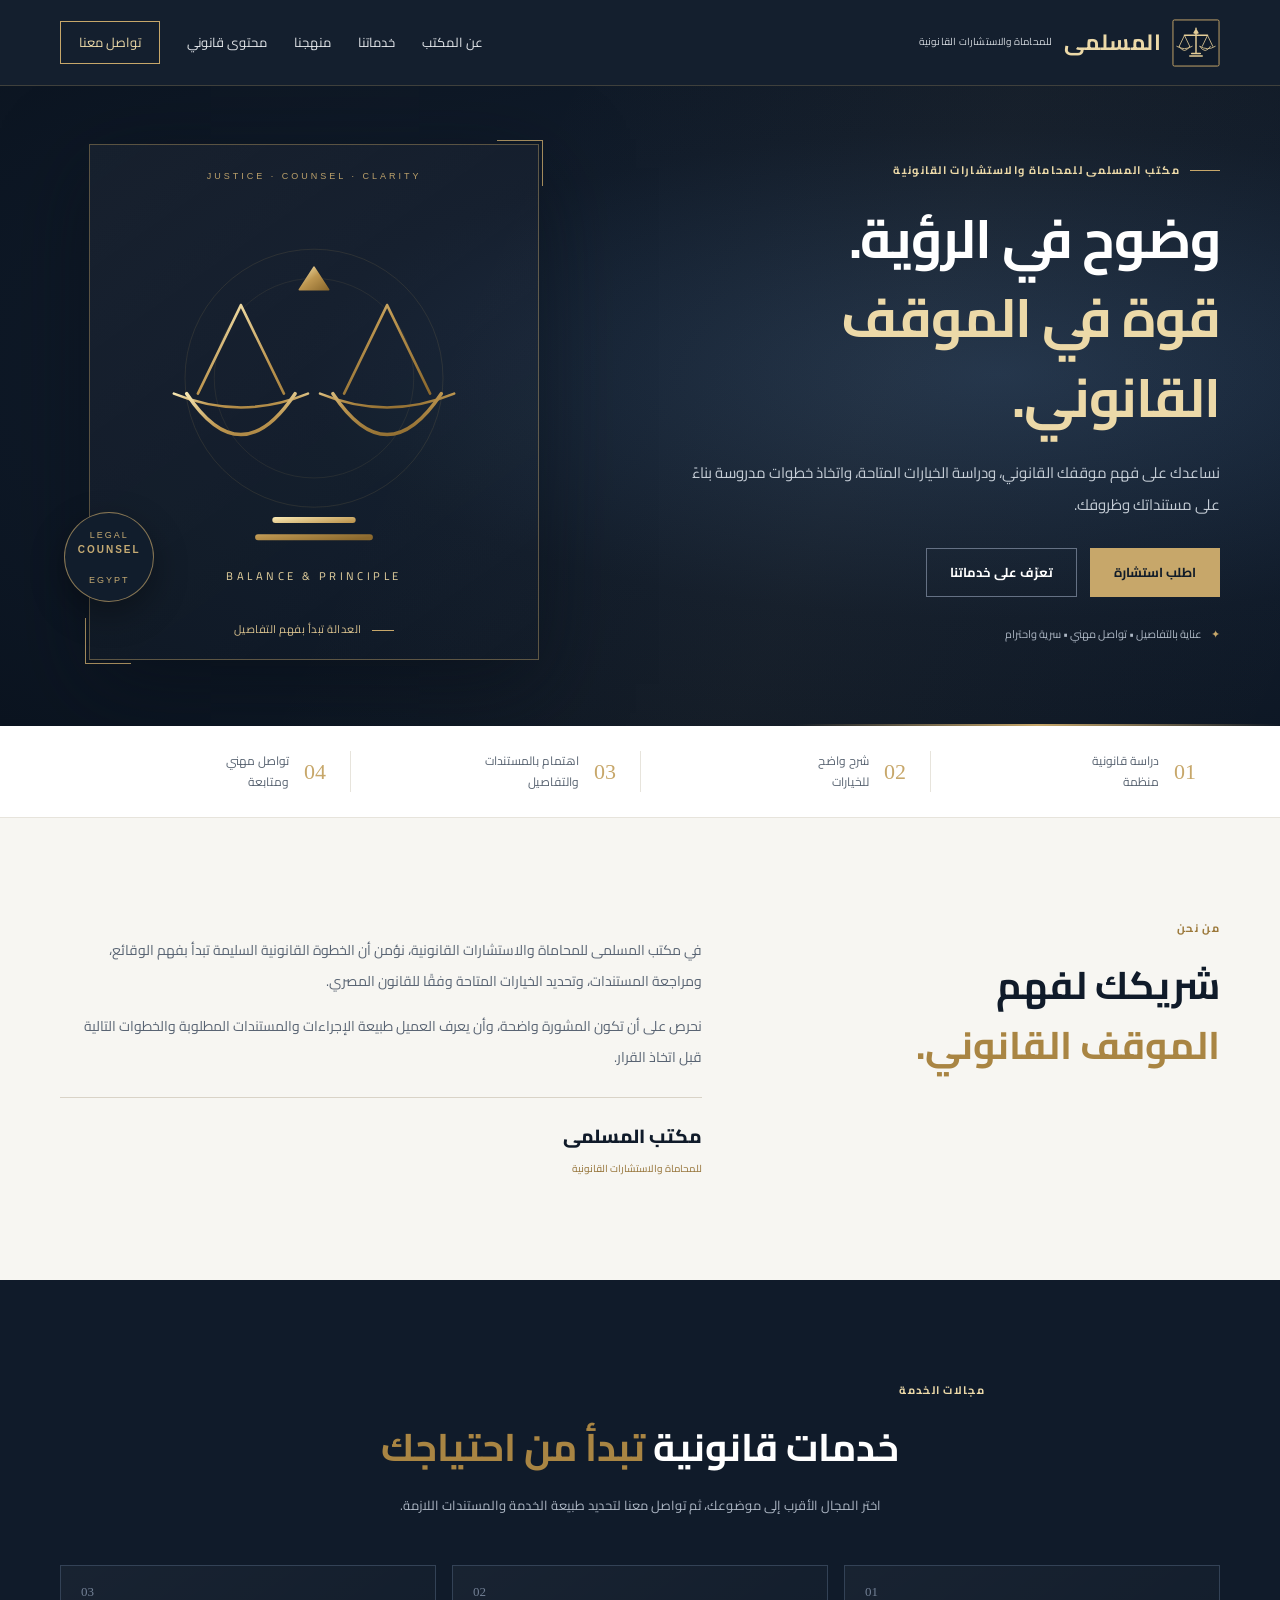
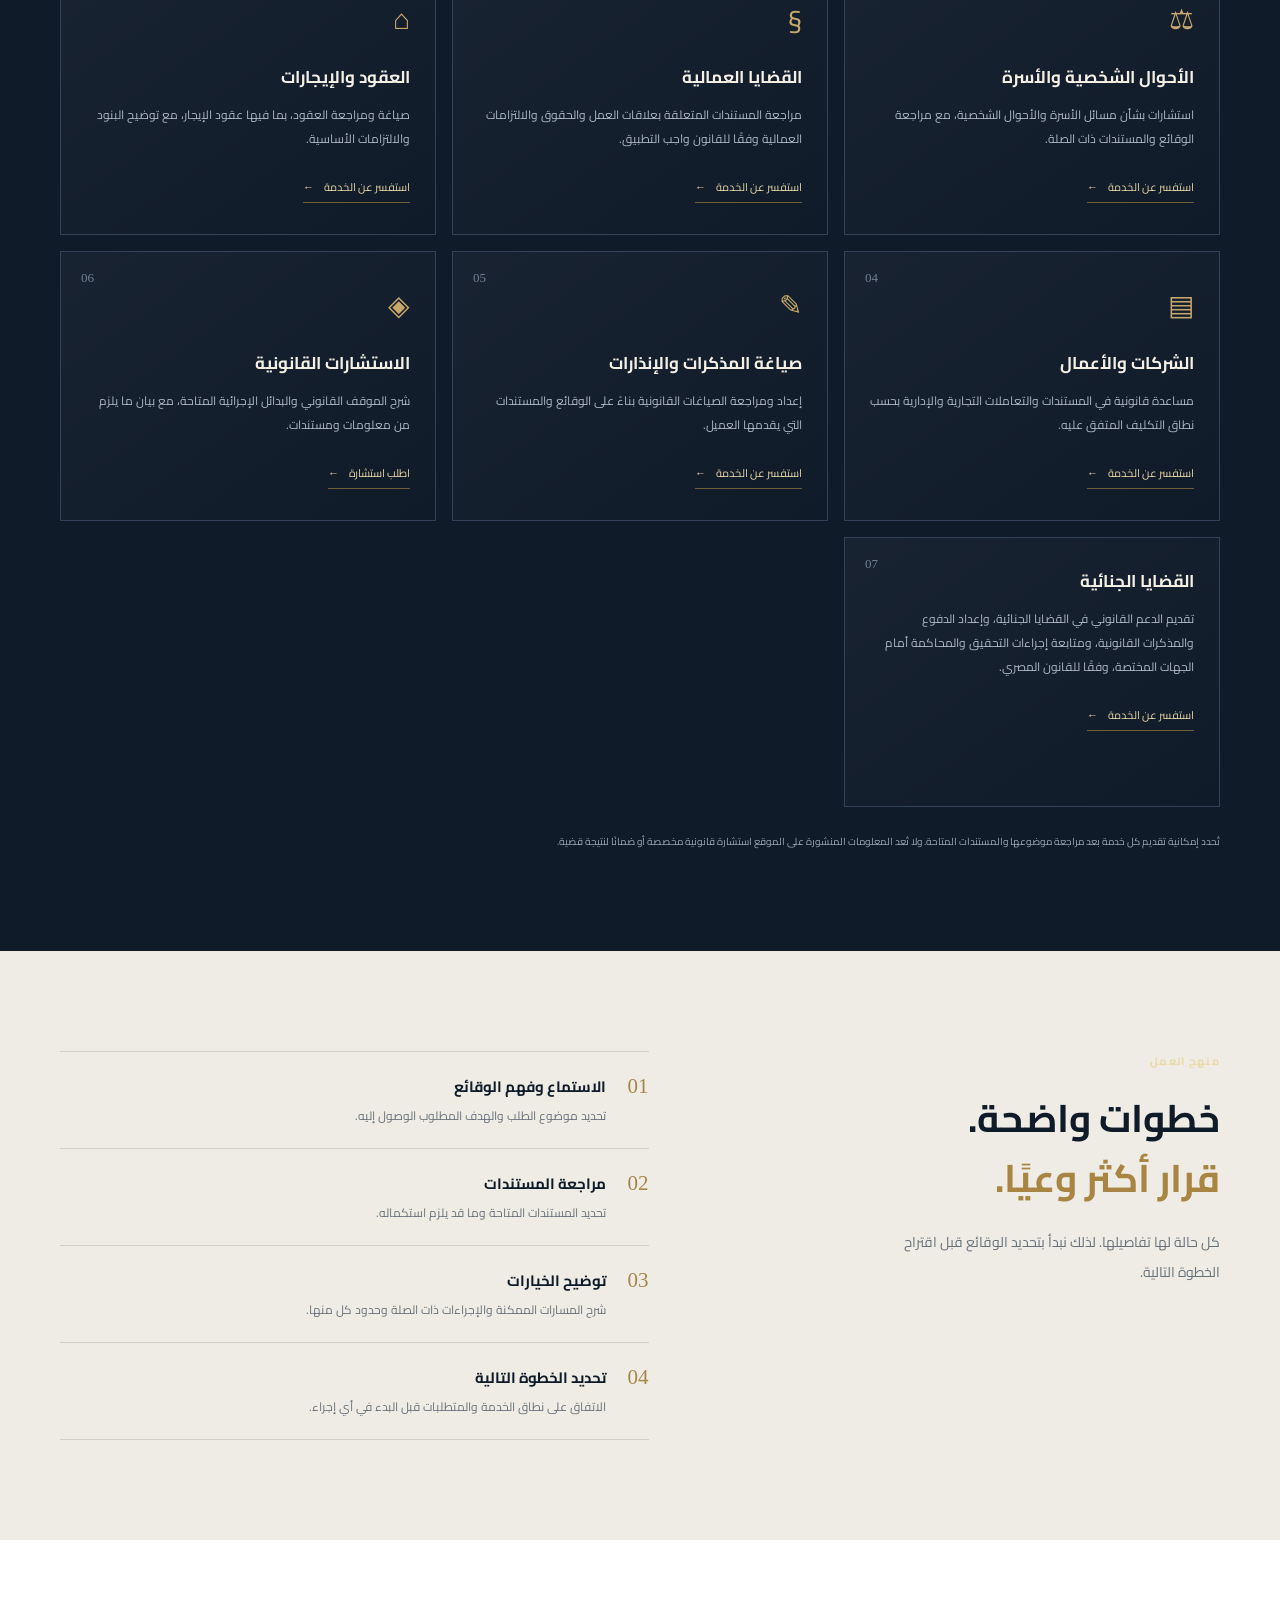
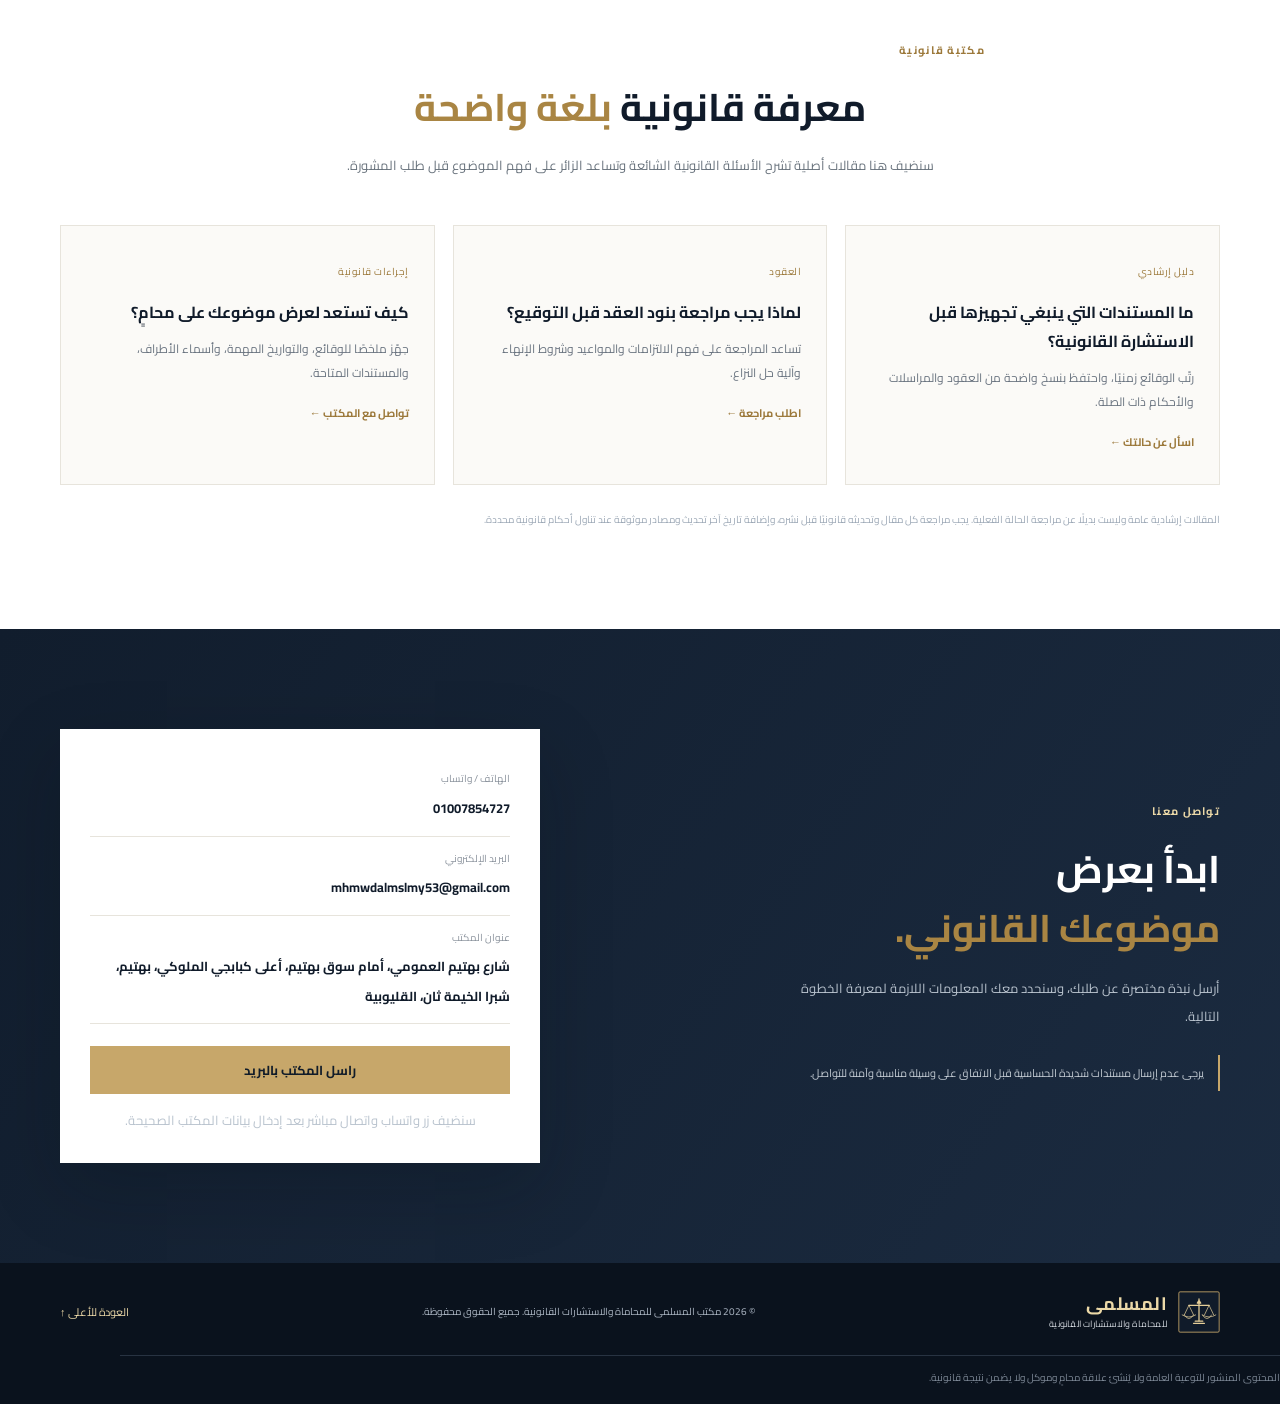
<file: index.html>
<!doctype html>
<html lang="ar" dir="rtl">
<head>
 <meta name="google-site-verification" content="Ct0rAUobCWobY_iLdtS3zwJBXkKW_i_ivWJBcT5-y8c" />
  <meta charset="utf-8">
  <meta name="viewport" content="width=device-width, initial-scale=1">
  <title>مكتب المسلمى للمحاماة والاستشارات القانونية | خدمات قانونية في مصر</title>
  <meta name="description" content="مكتب المسلمى للمحاماة والاستشارات القانونية. خدمات قانونية وصياغة عقود واستشارات في مصر. تواصل مع المكتب لمعرفة كيفية تقديم طلبك القانوني.">
  <meta name="robots" content="index,follow">
  <meta name="theme-color" content="#101b2a">
  <meta property="og:type" content="website">
  <meta property="og:title" content="مكتب المسلمى للمحاماة والاستشارات القانونية">
  <meta property="og:description" content="رؤية قانونية واضحة، وعناية بالتفاصيل، وتواصل مهني.">
  <link rel="icon" href="logo.svg" type="image/svg+xml">
  <link rel="stylesheet" href="styles.css">
  <script type="application/ld+json">
  {
    "@context": "https://schema.org",
    "@type": "LegalService",
    "name": "مكتب المسلمى للمحاماة والاستشارات القانونية",
    "areaServed": "Egypt",
    "description": "مكتب للمحاماة والاستشارات القانونية في مصر.",
    "availableLanguage": ["Arabic"]
  }
  </script>
</head>
<body>
  <header class="site-header">
    <div class="container nav-wrap">
      <a class="brand" href="#home" aria-label="الصفحة الرئيسية">
        <img src="logo.svg" alt="" width="48"
        <span><strong>المسلمى</strong><small>للمحاماة والاستشارات القانونية</small></span>
      </a>
      <button class="menu-toggle" aria-label="فتح القائمة" aria-expanded="false">☰</button>
      <nav class="nav-links" aria-label="القائمة الرئيسية">
        <a href="#about">عن المكتب</a>
        <a href="#services">خدماتنا</a>
        <a href="#approach">منهجنا</a>
        <a href="#articles">محتوى قانوني</a>
        <a class="nav-cta" href="#contact">تواصل معنا</a>
      </nav>
    </div>
  </header>

  <main>
    <section class="hero" id="home">
      <div class="hero-glow"></div>
      <div class="container hero-grid">
        <div class="hero-copy">
          <p class="eyebrow"><span></span> مكتب المسلمى للمحاماة والاستشارات القانونية</p>
          <h1>وضوح في الرؤية.<br><em>قوة في الموقف القانوني.</em></h1>
          <p class="hero-text">نساعدك على فهم موقفك القانوني، ودراسة الخيارات المتاحة، واتخاذ خطوات مدروسة بناءً على مستنداتك وظروفك.</p>
          <div class="hero-actions">
            <a class="button button-gold" href="#contact">اطلب استشارة</a>
            <a class="button button-outline" href="#services">تعرّف على خدماتنا</a>
          </div>
          <div class="hero-note"><span class="note-mark">✦</span> عناية بالتفاصيل • تواصل مهني • سرية واحترام</div>
        </div>
        <div class="hero-art" aria-label="تصميم رمزي للعدالة">
          <div class="art-frame">
            <div class="art-topline">JUSTICE · COUNSEL · CLARITY</div>
            <svg viewBox="0 0 440 500" role="img" aria-label="ميزان عدالة ذهبي">
              <defs>
                <linearGradient id="gold" x1="0" y1="0" x2="1" y2="1">
                  <stop offset="0" stop-color="#f7e6b1"/><stop offset=".48" stop-color="#bd9650"/><stop offset="1" stop-color="#8a682d"/>
                </linearGradient>
              </defs>
              <circle cx="220" cy="220" r="150" fill="none" stroke="#c4a363" stroke-opacity=".15"/>
              <circle cx="220" cy="220" r="116" fill="none" stroke="#c4a363" stroke-opacity=".12"/>
              <g fill="none" stroke="url(#gold)" stroke-linecap="round" stroke-linejoin="round">
                <path d="M220 75 V375" stroke-width="7"/>
                <path d="M155 405 H285 M175 385 H265" stroke-width="7"/>
                <path d="M135 135 H305" stroke-width="7"/>
                <path d="M220 91 L203 117 H237 Z" fill="url(#gold)" stroke-width="2"/>
                <path d="M135 135 L85 238 M135 135 L185 238 M305 135 L255 238 M305 135 L355 238" stroke-width="3"/>
                <path d="M57 238 Q135 270 213 238 M227 238 Q305 270 383 238" stroke-width="3"/>
                <path d="M72 238 Q135 333 198 238 M242 238 Q305 333 368 238" stroke-width="4"/>
                <path d="M190 375 H250" stroke-width="5"/>
              </g>
              <text x="220" y="455" text-anchor="middle" fill="#e8d4a0" font-size="13" letter-spacing="4">BALANCE &amp; PRINCIPLE</text>
            </svg>
            <div class="art-caption"><span></span> العدالة تبدأ بفهم التفاصيل</div>
          </div>
          <div class="floating-seal">LEGAL<br><b>COUNSEL</b><br>EGYPT</div>
        </div>
      </div>
      <div class="hero-bottom-line"></div>
    </section>

    <section class="trust-strip">
      <div class="container trust-items">
        <div><b>01</b><span>دراسة قانونية<br>منظمة</span></div>
        <div><b>02</b><span>شرح واضح<br>للخيارات</span></div>
        <div><b>03</b><span>اهتمام بالمستندات<br>والتفاصيل</span></div>
        <div><b>04</b><span>تواصل مهني<br>ومتابعة</span></div>
      </div>
    </section>

    <section class="section about-section" id="about">
      <div class="container two-col">
        <div>
          <p class="eyebrow dark-eyebrow">من نحن</p>
          <h2>شريكك لفهم<br><em>الموقف القانوني.</em></h2>
        </div>
        <div class="about-copy">
          <p>في مكتب المسلمى للمحاماة والاستشارات القانونية، نؤمن أن الخطوة القانونية السليمة تبدأ بفهم الوقائع، ومراجعة المستندات، وتحديد الخيارات المتاحة وفقًا للقانون المصري.</p>
          <p>نحرص على أن تكون المشورة واضحة، وأن يعرف العميل طبيعة الإجراءات والمستندات المطلوبة والخطوات التالية قبل اتخاذ القرار.</p>
          <div class="signature">مكتب المسلمى <span>للمحاماة والاستشارات القانونية</span></div>
        </div>
      </div>
    </section>

    <section class="section services-section" id="services">
      <div class="container">
        <div class="section-heading">
          <p class="eyebrow">مجالات الخدمة</p>
          <h2>خدمات قانونية <em>تبدأ من احتياجك</em></h2>
          <p>اختر المجال الأقرب إلى موضوعك، ثم تواصل معنا لتحديد طبيعة الخدمة والمستندات اللازمة.</p>
        </div>
        <div class="service-grid">
          <article class="service-card">
            <span class="service-number">01</span><div class="service-icon">⚖</div>
            <h3>الأحوال الشخصية والأسرة</h3>
            <p>استشارات بشأن مسائل الأسرة والأحوال الشخصية، مع مراجعة الوقائع والمستندات ذات الصلة.</p>
            <a href="#contact">استفسر عن الخدمة <span>←</span></a>
          </article>
          <article class="service-card">
            <span class="service-number">02</span><div class="service-icon">§</div>
            <h3>القضايا العمالية</h3>
            <p>مراجعة المستندات المتعلقة بعلاقات العمل والحقوق والالتزامات العمالية وفقًا للقانون واجب التطبيق.</p>
            <a href="#contact">استفسر عن الخدمة <span>←</span></a>
          </article>
          <article class="service-card">
            <span class="service-number">03</span><div class="service-icon">⌂</div>
            <h3>العقود والإيجارات</h3>
            <p>صياغة ومراجعة العقود، بما فيها عقود الإيجار، مع توضيح البنود والالتزامات الأساسية.</p>
            <a href="#contact">استفسر عن الخدمة <span>←</span></a>
          </article>
          <article class="service-card">
            <span class="service-number">04</span><div class="service-icon">▤</div>
            <h3>الشركات والأعمال</h3>
            <p>مساعدة قانونية في المستندات والتعاملات التجارية والإدارية بحسب نطاق التكليف المتفق عليه.</p>
            <a href="#contact">استفسر عن الخدمة <span>←</span></a>
          </article>
          <article class="service-card">
            <span class="service-number">05</span><div class="service-icon">✎</div>
            <h3>صياغة المذكرات والإنذارات</h3>
            <p>إعداد ومراجعة الصياغات القانونية بناءً على الوقائع والمستندات التي يقدمها العميل.</p>
            <a href="#contact">استفسر عن الخدمة <span>←</span></a>
          </article>
          <article class="service-card">
            <span class="service-number">06</span><div class="service-icon">◈</div>
            <h3>الاستشارات القانونية</h3>
            <p>شرح الموقف القانوني والبدائل الإجرائية المتاحة، مع بيان ما يلزم من معلومات ومستندات.</p>
            <a href="#contact">اطلب استشارة <span>←</span></a>
          </article>
          <article class="service-card">
  <span class="service-number">07</span>
  <h3>القضايا الجنائية</h3>
  <p>تقديم الدعم القانوني في القضايا الجنائية، وإعداد الدفوع والمذكرات القانونية، ومتابعة إجراءات التحقيق والمحاكمة أمام الجهات المختصة، وفقًا للقانون المصري.</p>
  <a href="#contact">استفسر عن الخدمة <span>←</span></a>
</article>
        </div>
        <p class="disclaimer">تُحدد إمكانية تقديم كل خدمة بعد مراجعة موضوعها والمستندات المتاحة. ولا تُعد المعلومات المنشورة على الموقع استشارة قانونية مخصصة أو ضمانًا لنتيجة قضية.</p>
      </div>
    </section>

    <section class="approach-section section" id="approach">
      <div class="container approach-grid">
        <div>
          <p class="eyebrow">منهج العمل</p>
          <h2>خطوات واضحة.<br><em>قرار أكثر وعيًا.</em></h2>
          <p class="approach-intro">كل حالة لها تفاصيلها. لذلك نبدأ بتحديد الوقائع قبل اقتراح الخطوة التالية.</p>
        </div>
        <div class="steps">
          <div class="step"><span>01</span><div><h3>الاستماع وفهم الوقائع</h3><p>تحديد موضوع الطلب والهدف المطلوب الوصول إليه.</p></div></div>
          <div class="step"><span>02</span><div><h3>مراجعة المستندات</h3><p>تحديد المستندات المتاحة وما قد يلزم استكماله.</p></div></div>
          <div class="step"><span>03</span><div><h3>توضيح الخيارات</h3><p>شرح المسارات الممكنة والإجراءات ذات الصلة وحدود كل منها.</p></div></div>
          <div class="step"><span>04</span><div><h3>تحديد الخطوة التالية</h3><p>الاتفاق على نطاق الخدمة والمتطلبات قبل البدء في أي إجراء.</p></div></div>
        </div>
      </div>
    </section>

    <section class="section articles-section" id="articles">
      <div class="container">
        <div class="section-heading">
          <p class="eyebrow dark-eyebrow">مكتبة قانونية</p>
          <h2>معرفة قانونية <em>بلغة واضحة</em></h2>
          <p>سنضيف هنا مقالات أصلية تشرح الأسئلة القانونية الشائعة وتساعد الزائر على فهم الموضوع قبل طلب المشورة.</p>
        </div>
        <div class="article-grid">
          <article class="article-card"><span>دليل إرشادي</span><h3>ما المستندات التي ينبغي تجهيزها قبل الاستشارة القانونية؟</h3><p>رتّب الوقائع زمنيًا، واحتفظ بنسخ واضحة من العقود والمراسلات والأحكام ذات الصلة.</p><a href="#contact">اسأل عن حالتك ←</a></article>
          <article class="article-card"><span>العقود</span><h3>لماذا يجب مراجعة بنود العقد قبل التوقيع؟</h3><p>تساعد المراجعة على فهم الالتزامات والمواعيد وشروط الإنهاء وآلية حل النزاع.</p><a href="#contact">اطلب مراجعة ←</a></article>
          <article class="article-card"><span>إجراءات قانونية</span><h3>كيف تستعد لعرض موضوعك على محامٍ؟</h3><p>جهّز ملخصًا للوقائع، والتواريخ المهمة، وأسماء الأطراف، والمستندات المتاحة.</p><a href="#contact">تواصل مع المكتب ←</a></article>
        </div>
        <p class="disclaimer">المقالات إرشادية عامة وليست بديلًا عن مراجعة الحالة الفعلية. يجب مراجعة كل مقال وتحديثه قانونيًا قبل نشره، وإضافة تاريخ آخر تحديث ومصادر موثوقة عند تناول أحكام قانونية محددة.</p>
      </div>
    </section>

    <section class="contact-section section" id="contact">
      <div class="container contact-grid">
        <div>
          <p class="eyebrow">تواصل معنا</p>
          <h2>ابدأ بعرض<br><em>موضوعك القانوني.</em></h2>
          <p>أرسل نبذة مختصرة عن طلبك، وسنحدد معك المعلومات اللازمة لمعرفة الخطوة التالية.</p>
          <div class="contact-note">يرجى عدم إرسال مستندات شديدة الحساسية قبل الاتفاق على وسيلة مناسبة وآمنة للتواصل.</div>
        </div>
        <div class="contact-panel">
          <div class="contact-row"><span class="contact-label">الهاتف / واتساب</span><strong><a href="https://wa.me/201007854727" target="_blank" rel="noopener noreferrer" style="color: inherit; text-decoration: none;">01007854727</a></strong></div>
          <div class="contact-row"><span class="contact-label">البريد الإلكتروني</span><strong><a href="mailto:mhmwdalmslmy53@gmail.com">mhmwdalmslmy53@gmail.com</a></strong></div>
          <div class="contact-row"><span class="contact-label">عنوان المكتب</span><strong>شارع بهتيم العمومي، أمام سوق بهتيم، أعلى كبابجي الملوكي، بهتيم، شبرا الخيمة ثان، القليوبية</strong></div>
          <a class="button button-gold full-button" href="mailto:REPLACE_WITH_EMAIL@example.com?subject=%D8%B7%D9%84%D8%A8%20%D8%A7%D8%B3%D8%AA%D8%B4%D8%A7%D8%B1%D8%A9%20%D9%82%D8%A7%D9%86%D9%88%D9%86%D9%8A%D8%A9">راسل المكتب بالبريد</a>
          <p class="form-hint">سنضيف زر واتساب واتصال مباشر بعد إدخال بيانات المكتب الصحيحة.</p>
        </div>
      </div>
    </section>
  </main>

  <footer class="site-footer">
    <div class="container footer-inner">
      <a href="#home" class="brand footer-brand"><img src="logo.svg" alt="" width="42" height="42"><span><strong>المسلمى</strong><small>للمحاماة والاستشارات القانونية</small></span></a>
      <p>© <span id="year"></span> مكتب المسلمى للمحاماة والاستشارات القانونية. جميع الحقوق محفوظة.</p>
      <a href="#home" class="back-top">العودة للأعلى ↑</a>
    </div>
    <div class="container footer-disclaimer">المحتوى المنشور للتوعية العامة ولا يُنشئ علاقة محامٍ وموكل ولا يضمن نتيجة قانونية.</div>
  </footer>
  <script src="script.js"></script>
</body>
</html>
</file>
<file: styles.css>
@import url('https://fonts.googleapis.com/css2?family=Cairo:wght@400;500;600;700;800&family=Playfair+Display:wght@500;600&display=swap');
:root{--navy:#101b2a;--navy2:#17263a;--gold:#c7a76a;--gold-light:#ecd9a8;--ink:#182231;--muted:#687382;--paper:#f7f6f2;--white:#fff;--line:#e7e4dc}
*{box-sizing:border-box}html{scroll-behavior:smooth;scroll-padding-top:90px}body{margin:0;font-family:"Cairo",Tahoma,Arial,sans-serif;color:var(--ink);background:var(--paper);line-height:1.85}a{color:inherit;text-decoration:none}.container{width:min(1160px,calc(100% - 44px));margin:auto}.site-header{height:86px;background:rgba(16,27,42,.98);color:#fff;display:flex;align-items:center;position:sticky;top:0;z-index:20;border-bottom:1px solid rgba(199,167,106,.24)}.nav-wrap{display:flex;align-items:center;justify-content:space-between;gap:25px}.brand{display:flex;align-items:center;gap:11px;min-width:max-content}.brand img{object-fit:contain}.brand strong{display:block;font-size:22px;letter-spacing:.5px;color:var(--gold-light);line-height:1.35}.brand small{display:block;font-size:10px;letter-spacing:.2px;color:#d4d9df}.nav-links{display:flex;align-items:center;gap:27px;font-size:13px;color:#e3e6ea}.nav-links a{transition:color .2s}.nav-links a:hover{color:var(--gold-light)}.nav-links .nav-cta{border:1px solid var(--gold);padding:8px 18px;color:var(--gold-light)}.menu-toggle{display:none;background:none;border:1px solid #657080;color:#fff;padding:6px 10px;font-size:22px}.footer-brand img{width:42px;height:42px;display:block;object-fit:contain;flex-shrink:0}
.hero{position:relative;overflow:hidden;background:radial-gradient(ellipse at 78% 45%,#20334b 0%,var(--navy) 49%,#0b1420 100%);color:#fff;min-height:620px;display:flex;align-items:center}.hero-glow{position:absolute;inset:0;background:linear-gradient(115deg,transparent 35%,rgba(199,167,106,.04) 65%,transparent);pointer-events:none}.hero-grid{display:grid;grid-template-columns:1.08fr .92fr;align-items:center;gap:55px;padding-top:58px;padding-bottom:66px;position:relative}.eyebrow{color:var(--gold-light);font-size:11px;font-weight:700;letter-spacing:1.3px;margin:0 0 18px;display:flex;align-items:center;gap:10px}.eyebrow span{height:1px;width:30px;background:var(--gold)}h1,h2,h3,p{margin-top:0}h1{font-size:clamp(35px,4.2vw,57px);line-height:1.48;margin-bottom:20px;font-weight:700;letter-spacing:-1.1px}h1 em,h2 em{font-style:normal;color:var(--gold-light)}.hero-text{color:#c5cdd6;max-width:540px;font-size:15px;line-height:2.1}.hero-actions{display:flex;gap:13px;flex-wrap:wrap;margin:28px 0 27px}.button{min-height:48px;display:inline-flex;align-items:center;justify-content:center;padding:11px 23px;font-weight:700;font-size:13px;transition:transform .2s,background .2s}.button:hover{transform:translateY(-2px)}.button-gold{background:var(--gold);color:#111c29;border:1px solid var(--gold)}.button-outline{border:1px solid #657184;color:#fff}.button-outline:hover{border-color:var(--gold);color:var(--gold-light)}.hero-note{font-size:11px;color:#aeb8c5}.note-mark{color:var(--gold);padding-left:7px}.hero-art{max-width:450px;margin:auto;position:relative;width:100%}.art-frame{border:1px solid rgba(199,167,106,.4);padding:18px 18px 20px;position:relative;background:linear-gradient(145deg,rgba(255,255,255,.04),rgba(255,255,255,0));box-shadow:0 24px 80px #070d1580}.art-frame:before,.art-frame:after{content:"";position:absolute;width:45px;height:45px;border-color:var(--gold);border-style:solid;opacity:.8}.art-frame:before{top:-5px;right:-5px;border-width:1px 1px 0 0}.art-frame:after{bottom:-5px;left:-5px;border-width:0 0 1px 1px}.art-topline{font:9px Arial,sans-serif;letter-spacing:3px;color:#bca16b;text-align:center;padding:8px}.art-frame svg{display:block;width:100%;max-height:430px}.art-caption{font-size:11px;color:#d8c18e;text-align:center;letter-spacing:.5px}.art-caption span{display:inline-block;width:22px;height:1px;background:var(--gold);vertical-align:middle;margin-left:8px}.floating-seal{position:absolute;bottom:58px;left:-25px;border:1px solid rgba(199,167,106,.65);border-radius:50%;width:90px;height:90px;background:#111d2c;display:flex;flex-direction:column;justify-content:center;align-items:center;color:#c6ab73;font:9px/1.6 Arial,sans-serif;letter-spacing:2px;text-align:center;box-shadow:0 12px 35px #0005}.floating-seal b{font-size:10px}.hero-bottom-line{position:absolute;bottom:0;right:0;width:38%;height:2px;background:linear-gradient(90deg,transparent,var(--gold),transparent)}
.trust-strip{background:#fff;border-bottom:1px solid var(--line)}.trust-items{display:grid;grid-template-columns:repeat(4,1fr);padding:25px 0}.trust-items>div{display:flex;align-items:center;gap:15px;padding:0 24px;border-left:1px solid var(--line)}.trust-items>div:last-child{border-left:0}.trust-items b{font:22px Georgia,serif;color:var(--gold)}.trust-items span{font-size:12px;line-height:1.7;color:#586371}
.section{padding:100px 0}.two-col{display:grid;grid-template-columns:.8fr 1.2fr;gap:90px}.dark-eyebrow{color:#9c793b}.about-section h2,.section-heading h2,.approach-section h2,.contact-section h2{font-size:clamp(30px,3vw,43px);line-height:1.55;margin-bottom:15px;color:var(--navy)}.about-section h2 em,.section-heading h2 em,.approach-section h2 em,.contact-section h2 em{color:#a98543}.about-copy{padding-top:17px;color:#596473;font-size:14px;line-height:2.2}.signature{border-top:1px solid #d9d3c7;padding-top:18px;margin-top:25px;color:var(--navy);font-weight:800;font-size:19px}.signature span{display:block;color:#9b7b43;font-size:10px;font-weight:500}
.services-section{background:var(--navy);color:#fff}.section-heading{text-align:center;max-width:690px;margin:0 auto 48px}.section-heading h2{color:#fff}.section-heading>p:last-child{font-size:13px;color:#aeb8c5}.service-grid{display:grid;grid-template-columns:repeat(3,1fr);gap:16px}.service-card{position:relative;border:1px solid #334256;padding:28px 25px 25px;min-height:270px;background:linear-gradient(145deg,rgba(255,255,255,.035),rgba(255,255,255,0));transition:border-color .2s,transform .2s}.service-card:hover{border-color:var(--gold);transform:translateY(-4px)}.service-number{position:absolute;top:18px;left:20px;color:#728095;font:13px Georgia,serif}.service-icon{font-size:28px;color:var(--gold);margin-bottom:16px}.service-card h3{font-size:17px;margin-bottom:10px;color:#f4f0e6}.service-card p{font-size:12px;color:#aeb8c5;line-height:2;margin-bottom:20px}.service-card>a{font-size:11px;color:var(--gold-light);border-bottom:1px solid #6f5d3b;padding-bottom:5px}.service-card>a span{padding-right:8px}.disclaimer{font-size:10px;color:#9ca8b6;line-height:1.9;margin:25px 0 0}
.approach-section{background:#eeece5}.approach-grid{display:grid;grid-template-columns:.9fr 1.1fr;gap:90px}.approach-intro{color:#67717c;font-size:14px;max-width:360px;line-height:2.1;margin-top:20px}.steps{border-top:1px solid #d5d0c5}.step{display:flex;gap:22px;padding:21px 0;border-bottom:1px solid #d5d0c5}.step>span{font:21px Georgia,serif;color:#a78548;padding-top:1px}.step h3{font-size:15px;margin-bottom:4px;color:var(--navy)}.step p{font-size:12px;color:#68727c;margin:0}
.articles-section{background:#fff}.articles-section .section-heading h2{color:var(--navy)}.articles-section .section-heading>p:last-child{color:#68727c}.article-grid{display:grid;grid-template-columns:repeat(3,1fr);gap:18px}.article-card{padding:29px 25px;border:1px solid var(--line);background:#fbfaf7;min-height:230px}.article-card>span{font-size:10px;color:#9c793b;letter-spacing:.5px}.article-card h3{font-size:16px;line-height:1.8;margin:14px 0 10px;color:var(--navy)}.article-card p{font-size:12px;color:#6a7480;line-height:2}.article-card a{font-size:11px;color:#9c793b;font-weight:700}
.contact-section{background:linear-gradient(125deg,#111d2d,#1b2b40);color:#fff}.contact-grid{display:grid;grid-template-columns:1fr .8fr;gap:80px;align-items:center}.contact-section h2{color:#fff}.contact-section>div>div>p:not(.eyebrow){color:#b9c3ce;font-size:13px;max-width:430px;line-height:2.2}.contact-note{border-right:2px solid var(--gold);padding:8px 14px;color:#c3cbd3;font-size:11px;margin-top:24px;max-width:450px}.contact-panel{background:#fff;color:var(--ink);padding:28px 30px;box-shadow:0 25px 70px #070d1533}.contact-row{padding:13px 0;border-bottom:1px solid var(--line)}.contact-label{display:block;font-size:10px;color:#8a929c;margin-bottom:4px}.contact-row strong{font-size:13px;color:var(--navy)}.full-button{width:100%;margin-top:22px}.form-hint{font-size:10px;color:#808995;text-align:center;margin:12px 0 0}
.site-footer{background:#0a121d;color:#aeb8c5;padding:28px 0 17px}.footer-inner{display:flex;align-items:center;justify-content:space-between;gap:20px}.footer-brand strong{font-size:18px}.footer-brand small{font-size:9px}.footer-inner>p,.footer-disclaimer{font-size:10px;margin:0}.back-top{font-size:11px;color:var(--gold-light)}.footer-disclaimer{border-top:1px solid #283342;padding-top:13px;margin-top:22px!important;color:#7e8997}
@media(max-width:900px){.nav-links{gap:15px}.hero-grid{gap:25px}.two-col,.approach-grid{gap:45px}.contact-grid{gap:40px}.service-grid{grid-template-columns:repeat(2,1fr)}}
@media(max-width:700px){.container{width:min(100% - 32px,560px)}.site-header{height:74px}.brand strong{font-size:19px}.brand small{font-size:9px}.brand img{width:42px;height:42px}.menu-toggle{display:block}.nav-links{display:none;position:absolute;top:73px;right:0;left:0;background:#101b2a;padding:18px 22px 23px;flex-direction:column;align-items:stretch;border-bottom:1px solid #3b4655}.nav-links.open{display:flex}.nav-links a{padding:7px 0}.nav-links .nav-cta{text-align:center;margin-top:5px}.hero-grid{grid-template-columns:1fr;padding-top:54px;padding-bottom:55px}.hero-copy{text-align:center}.hero-copy .eyebrow,.hero-actions{justify-content:center}.hero-text{margin-right:auto;margin-left:auto}.hero-note{font-size:10px}.hero-art{max-width:350px;margin-top:10px}.floating-seal{left:-8px;width:72px;height:72px;bottom:45px}.trust-items{grid-template-columns:repeat(2,1fr);gap:18px;padding:22px 0}.trust-items>div{padding:0 8px;border-left:0}.trust-items b{font-size:19px}.section{padding:70px 0}.two-col,.approach-grid,.contact-grid{grid-template-columns:1fr;gap:20px}.about-copy{padding-top:0}.service-grid,.article-grid{grid-template-columns:1fr}.service-card{min-height:unset}.section-heading{margin-bottom:32px}.approach-intro{max-width:unset}.contact-panel{padding:23px 20px}.footer-inner{flex-wrap:wrap;justify-content:center;text-align:center}.footer-inner>p{width:100%;order:3}.footer-disclaimer{text-align:center;line-height:1.9}.about-section h2,.section-heading h2,.approach-section h2,.contact-section h2{font-size:31px}}
@media(prefers-reduced-motion:reduce){html{scroll-behavior:auto}*,*:before,*:after{transition:none!important}}
</file>
